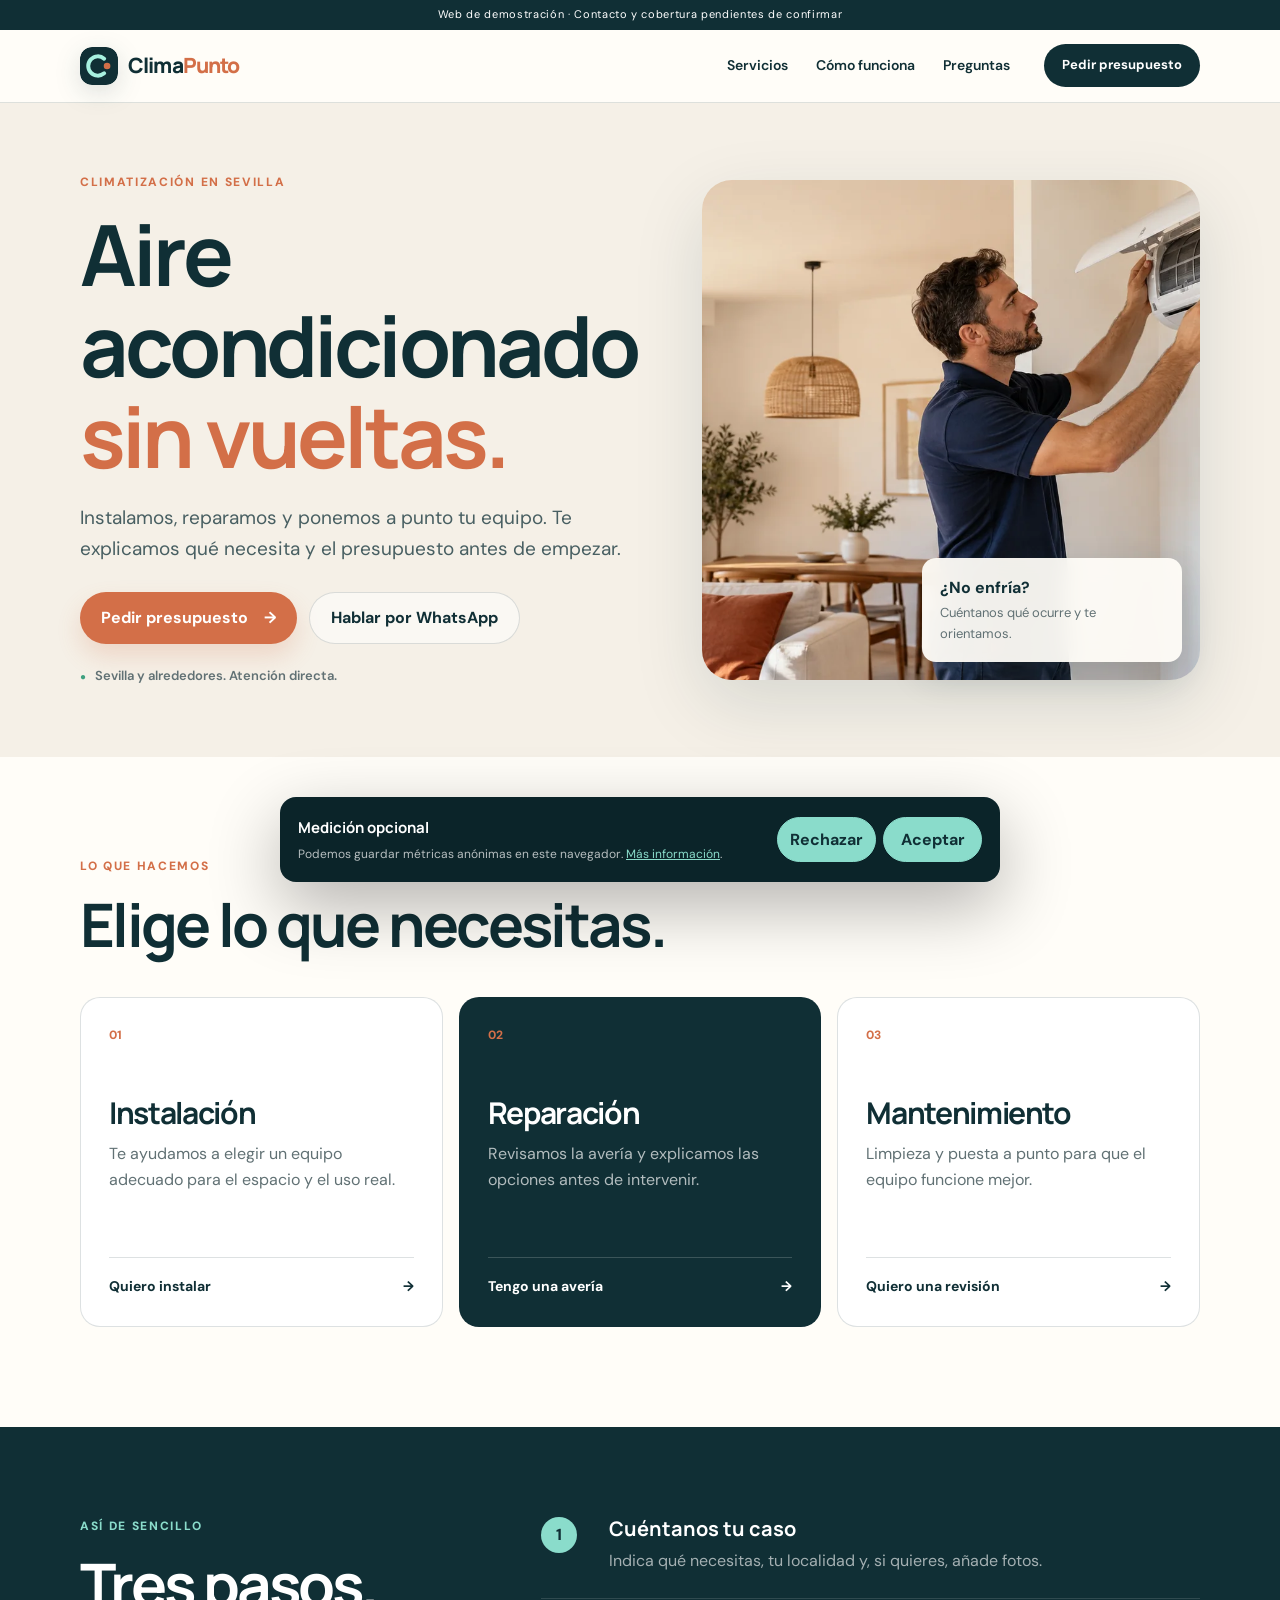
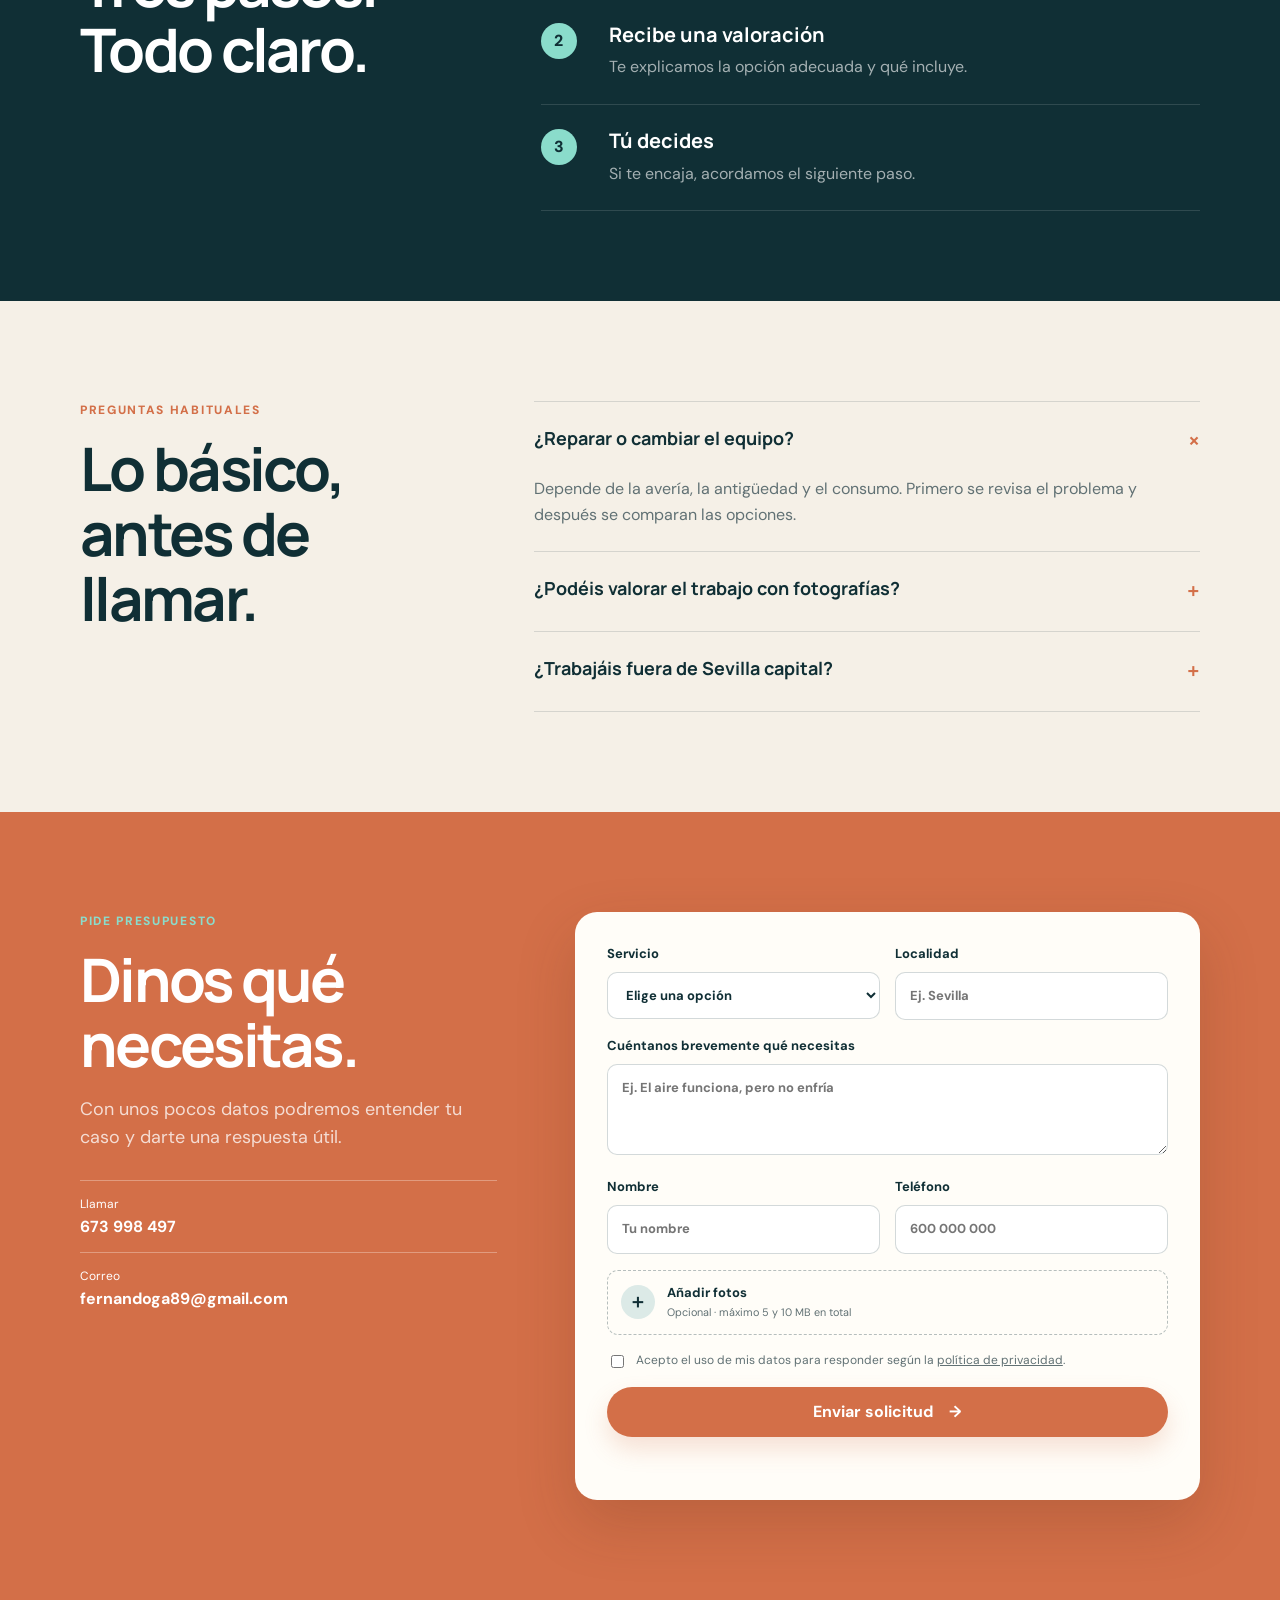
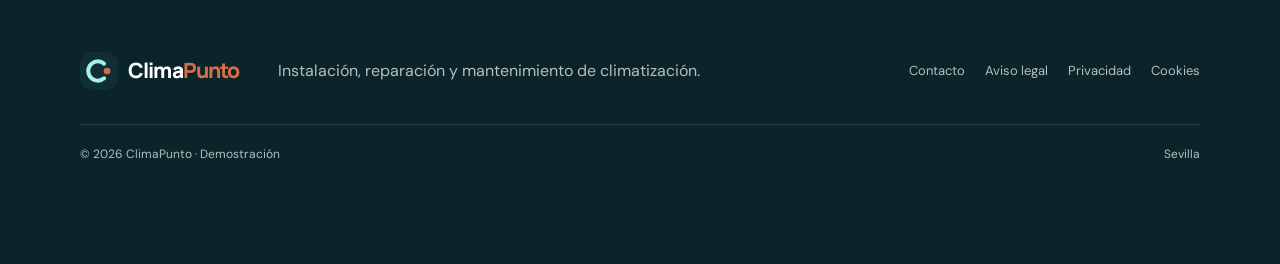
<file: index.html>
<!doctype html>
<html lang="es">
<head>
  <meta charset="utf-8">
  <meta name="viewport" content="width=device-width, initial-scale=1">
  <meta name="format-detection" content="telephone=no">
  <meta name="apple-mobile-web-app-capable" content="yes">
  <meta name="description" content="Instalación, reparación y mantenimiento de aire acondicionado en Sevilla con atención directa.">
  <meta name="theme-color" content="#102f35">
  <meta name="robots" content="index, follow">
  <meta property="og:type" content="website">
  <meta property="og:locale" content="es_ES">
  <meta property="og:title" content="ClimaPunto | Climatización en Sevilla">
  <meta property="og:description" content="Aire acondicionado sin vueltas: instalación, reparación y mantenimiento.">
  <meta property="og:image" content="assets/tecnico-climapunto.webp">
  <title>ClimaPunto | Climatización en Sevilla</title>
  <link rel="icon" href="assets/logo-climapunto.svg" type="image/svg+xml">
  <link rel="preconnect" href="https://fonts.googleapis.com">
  <link rel="preconnect" href="https://fonts.gstatic.com" crossorigin>
  <link href="https://fonts.googleapis.com/css2?family=DM+Sans:wght@400;500;600;700&family=Manrope:wght@600;700;800&display=swap" rel="stylesheet">
  <link rel="stylesheet" href="CSS/style.css">
</head>
<body>
  <a class="skip-link" href="#contenido">Saltar al contenido</a>
  <div class="demo-bar" data-demo-bar>Web de demostración · Contacto y cobertura pendientes de confirmar</div>

  <header class="site-header" id="inicio">
    <div class="shell nav-wrap">
      <a class="brand" href="#inicio" aria-label="ClimaPunto, inicio">
        <img src="assets/logo-climapunto.svg" alt="" width="42" height="42">
        <span>Clima<span>Punto</span></span>
      </a>
      <nav class="desktop-nav" aria-label="Navegación principal">
        <a href="#servicios">Servicios</a><a href="#como-funciona">Cómo funciona</a><a href="#preguntas">Preguntas</a>
      </nav>
      <button class="menu-button" type="button" aria-expanded="false" aria-controls="mobile-menu" aria-label="Abrir menú"><span></span><span></span></button>
      <a class="nav-cta" href="#presupuesto">Pedir presupuesto</a>
    </div>
    <nav class="mobile-menu" id="mobile-menu" aria-label="Navegación móvil" hidden>
      <a href="#servicios">Servicios</a><a href="#como-funciona">Cómo funciona</a><a href="#preguntas">Preguntas</a><a href="#presupuesto">Pedir presupuesto</a>
    </nav>
  </header>

  <main id="contenido">
    <section class="hero">
      <div class="shell hero-grid">
        <div class="hero-copy reveal">
          <p class="eyebrow">Climatización en Sevilla</p>
          <h1>Aire acondicionado <em>sin vueltas.</em></h1>
          <p class="hero-lead">Instalamos, reparamos y ponemos a punto tu equipo. Te explicamos qué necesita y el presupuesto antes de empezar.</p>
          <div class="hero-actions">
            <a class="button button-primary" href="#presupuesto" data-track="cta_presupuesto_hero">Pedir presupuesto <span aria-hidden="true">→</span></a>
            <a class="button button-quiet" href="#" data-contact="whatsapp" data-track="clic_whatsapp_hero">Hablar por WhatsApp</a>
          </div>
          <p class="hero-note"><span aria-hidden="true">●</span> <span data-service-area>Sevilla y alrededores.</span> Atención directa.</p>
        </div>
        <div class="hero-visual reveal">
          <img src="assets/tecnico-climapunto.webp" alt="Técnico revisando una unidad de aire acondicionado" width="1944" height="810">
          <div class="hero-card"><strong>¿No enfría?</strong><span>Cuéntanos qué ocurre y te orientamos.</span></div>
        </div>
      </div>
    </section>

    <section class="section services" id="servicios">
      <div class="shell">
        <div class="section-heading reveal"><p class="eyebrow">Lo que hacemos</p><h2>Elige lo que necesitas.</h2></div>
        <div class="service-grid">
          <article class="service-card reveal"><span class="service-number">01</span><h3>Instalación</h3><p>Te ayudamos a elegir un equipo adecuado para el espacio y el uso real.</p><a href="#presupuesto" data-service-target="Instalación">Quiero instalar <span>→</span></a></article>
          <article class="service-card featured reveal"><span class="service-number">02</span><h3>Reparación</h3><p>Revisamos la avería y explicamos las opciones antes de intervenir.</p><a href="#presupuesto" data-service-target="Reparación">Tengo una avería <span>→</span></a></article>
          <article class="service-card reveal"><span class="service-number">03</span><h3>Mantenimiento</h3><p>Limpieza y puesta a punto para que el equipo funcione mejor.</p><a href="#presupuesto" data-service-target="Mantenimiento">Quiero una revisión <span>→</span></a></article>
        </div>
      </div>
    </section>

    <section class="featured-project" id="trabajo-real" data-featured-project hidden>
      <div class="shell project-grid">
        <div class="project-image reveal"><img alt="" width="900" height="650" data-project-image></div>
        <div class="project-copy reveal">
          <p class="eyebrow" data-project-label>Trabajo real</p>
          <h2 data-project-title>Instalación terminada</h2>
          <p data-project-description></p>
          <span data-project-location></span>
        </div>
      </div>
    </section>

    <section class="process" id="como-funciona">
      <div class="shell process-grid">
        <div class="process-intro reveal"><p class="eyebrow light">Así de sencillo</p><h2>Tres pasos.<br>Todo claro.</h2></div>
        <ol class="steps reveal">
          <li><span>1</span><div><strong>Cuéntanos tu caso</strong><p>Indica qué necesitas, tu localidad y, si quieres, añade fotos.</p></div></li>
          <li><span>2</span><div><strong>Recibe una valoración</strong><p>Te explicamos la opción adecuada y qué incluye.</p></div></li>
          <li><span>3</span><div><strong>Tú decides</strong><p>Si te encaja, acordamos el siguiente paso.</p></div></li>
        </ol>
      </div>
    </section>

    <section class="section faq" id="preguntas">
      <div class="shell faq-grid">
        <div class="section-heading reveal"><p class="eyebrow">Preguntas habituales</p><h2>Lo básico, antes de llamar.</h2></div>
        <div class="faq-list reveal">
          <details open><summary>¿Reparar o cambiar el equipo?<span aria-hidden="true">+</span></summary><p>Depende de la avería, la antigüedad y el consumo. Primero se revisa el problema y después se comparan las opciones.</p></details>
          <details><summary>¿Podéis valorar el trabajo con fotografías?<span aria-hidden="true">+</span></summary><p>Las fotos y el modelo del equipo permiten una primera orientación. Si hacen falta mediciones, se indicará antes de cerrar el presupuesto.</p></details>
          <details><summary>¿Trabajáis fuera de Sevilla capital?<span aria-hidden="true">+</span></summary><p>Escribe tu localidad en el formulario y se confirmará si está dentro del área de servicio.</p></details>
        </div>
      </div>
    </section>

    <section class="quote-section" id="presupuesto">
      <div class="shell quote-grid">
        <div class="quote-copy reveal">
          <p class="eyebrow light">Pide presupuesto</p><h2>Dinos qué necesitas.</h2><p>Con unos pocos datos podremos entender tu caso y darte una respuesta útil.</p>
          <div class="contact-links">
            <a class="contact-link" href="#" data-contact="phone" data-track="clic_llamada_form"><span>Llamar</span><strong data-phone-label>673 998 497</strong></a>
            <a class="contact-link" href="#" data-contact="email" data-track="clic_email_form"><span>Correo</span><strong data-email-label>fernandoga89@gmail.com</strong></a>
          </div>
        </div>
        <form class="quote-form reveal" id="quote-form">
          <input class="honey-field" type="text" name="_honey" tabindex="-1" autocomplete="off" aria-hidden="true">
          <input type="hidden" name="_subject" value="Nueva solicitud desde ClimaPunto">
          <input type="hidden" name="_template" value="table">
          <div class="form-row">
            <label>Servicio<select name="servicio" required><option value="">Elige una opción</option><option>Instalación</option><option>Reparación</option><option>Mantenimiento</option><option>Asesoramiento</option></select></label>
            <label>Localidad<input name="localidad" autocomplete="address-level2" placeholder="Ej. Sevilla" required></label>
          </div>
          <label>Cuéntanos brevemente qué necesitas<textarea name="mensaje" rows="3" placeholder="Ej. El aire funciona, pero no enfría" required></textarea></label>
          <div class="form-row"><label>Nombre<input name="nombre" autocomplete="name" placeholder="Tu nombre" required></label><label>Teléfono<input name="telefono" type="tel" autocomplete="tel" placeholder="600 000 000" required></label></div>
          <label class="file-label"><input type="file" name="fotos" accept="image/*" multiple><span aria-hidden="true">＋</span><span><strong>Añadir fotos</strong><small>Opcional · máximo 5 y 10 MB en total</small></span></label>
          <label class="check-label"><input type="checkbox" name="privacidad" value="aceptada" required><span>Acepto el uso de mis datos para responder según la <a href="privacidad.html">política de privacidad</a>.</span></label>
          <button class="button button-primary submit-button" type="submit">Enviar solicitud <span>→</span></button><p class="form-status" id="form-status" role="status" aria-live="polite"></p>
        </form>
      </div>
    </section>
  </main>

  <footer class="site-footer">
    <div class="shell footer-main"><a class="brand brand-footer" href="#inicio"><img src="assets/logo-climapunto.svg" alt="" width="42" height="42"><span>Clima<span>Punto</span></span></a><p>Instalación, reparación y mantenimiento de climatización.</p><nav aria-label="Enlaces legales"><a href="#" data-contact="email">Contacto</a><a href="aviso-legal.html">Aviso legal</a><a href="privacidad.html">Privacidad</a><a href="cookies.html">Cookies</a></nav></div>
    <div class="shell footer-bottom"><span>© <span id="year"></span> ClimaPunto <span data-footer-state>· Demostración</span></span><span data-business-city>Sevilla</span></div>
  </footer>

  <div class="mobile-actions" aria-label="Acciones rápidas"><a href="#" data-contact="whatsapp" data-track="clic_whatsapp_movil">WhatsApp</a><a href="#presupuesto" data-track="cta_presupuesto_movil">Pedir presupuesto</a></div>
  <div class="toast" id="toast" role="status" aria-live="polite">Falta configurar el contacto real.</div>
  <aside class="cookie-banner" id="cookie-banner" aria-labelledby="cookie-title" hidden><div><strong id="cookie-title">Medición opcional</strong><p>Podemos guardar métricas anónimas en este navegador. <a href="cookies.html">Más información</a>.</p></div><div class="cookie-actions"><button type="button" data-cookie-choice="rejected">Rechazar</button><button type="button" data-cookie-choice="accepted">Aceptar</button></div></aside>
  <script src="JS/config.js"></script><script src="JS/cookies.js"></script><script src="JS/analytics.js"></script><script src="JS/script.js"></script>
</body>
</html>
</file>
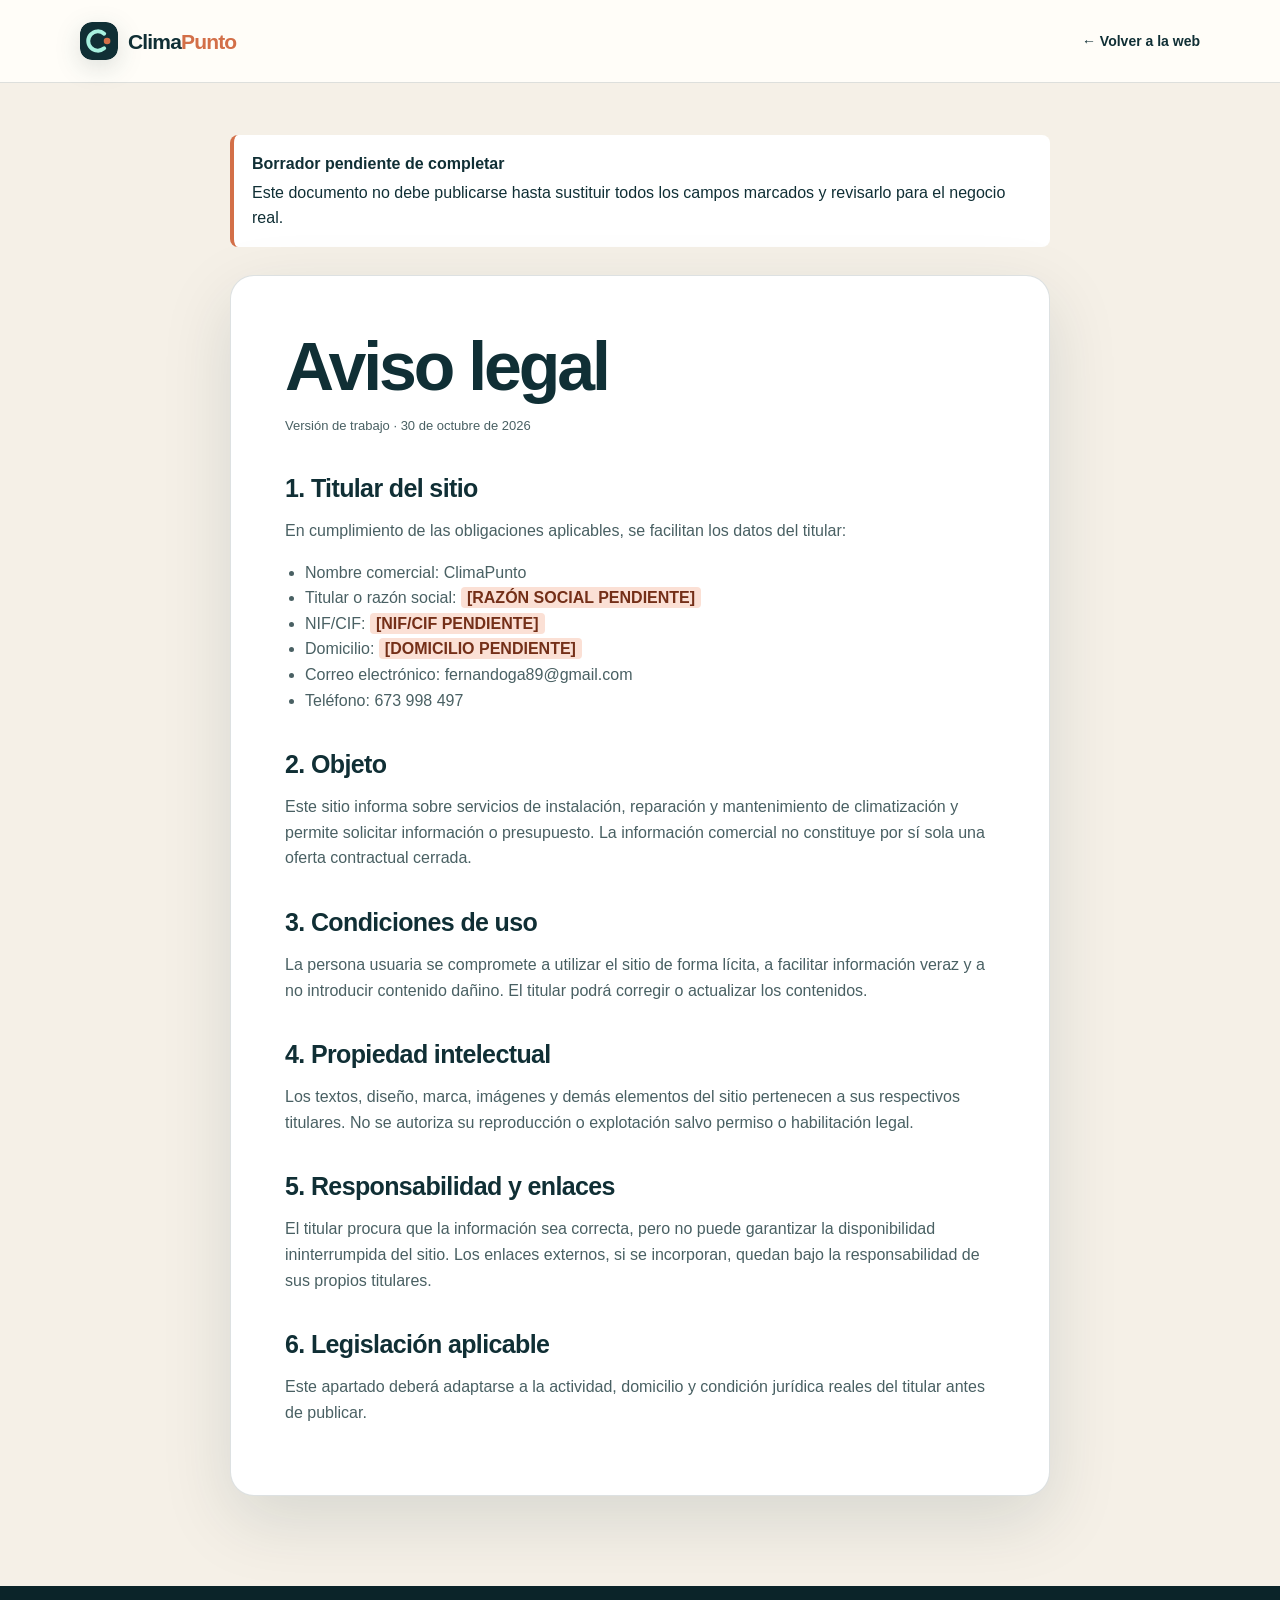
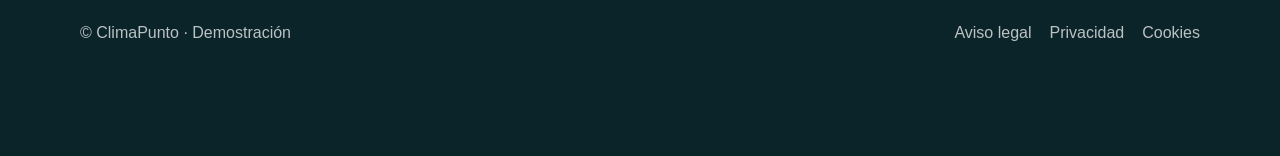
<file: aviso-legal.html>
<!doctype html>
<html lang="es">
<head>
  <meta charset="utf-8">
  <meta name="viewport" content="width=device-width, initial-scale=1">
  <meta name="robots" content="noindex, nofollow">
  <title>Aviso legal | ClimaPunto</title>
  <link rel="icon" href="assets/logo-climapunto.svg" type="image/svg+xml">
  <link rel="stylesheet" href="CSS/legal.css">
</head>
<body>
  <header class="legal-header"><div class="shell"><a class="brand" href="index.html"><img class="brand-mark" src="assets/logo-climapunto.svg" alt="" width="42" height="42"><span>Clima<span>Punto</span></span></a><a class="back-link" href="index.html">← Volver a la web</a></div></header>
  <main class="legal-main">
    <div class="legal-notice"><strong>Borrador pendiente de completar</strong>Este documento no debe publicarse hasta sustituir todos los campos marcados y revisarlo para el negocio real.</div>
    <article>
      <h1>Aviso legal</h1><p class="legal-meta">Versión de trabajo · 30 de octubre de 2026</p>
      <h2>1. Titular del sitio</h2>
      <p>En cumplimiento de las obligaciones aplicables, se facilitan los datos del titular:</p>
      <ul><li>Nombre comercial: <span data-legal="name"></span></li><li>Titular o razón social: <span data-legal="legalName"></span></li><li>NIF/CIF: <span data-legal="taxId"></span></li><li>Domicilio: <span data-legal="address"></span></li><li>Correo electrónico: <span data-legal="email"></span></li><li>Teléfono: <span data-legal="phone"></span></li></ul>
      <h2>2. Objeto</h2><p>Este sitio informa sobre servicios de instalación, reparación y mantenimiento de climatización y permite solicitar información o presupuesto. La información comercial no constituye por sí sola una oferta contractual cerrada.</p>
      <h2>3. Condiciones de uso</h2><p>La persona usuaria se compromete a utilizar el sitio de forma lícita, a facilitar información veraz y a no introducir contenido dañino. El titular podrá corregir o actualizar los contenidos.</p>
      <h2>4. Propiedad intelectual</h2><p>Los textos, diseño, marca, imágenes y demás elementos del sitio pertenecen a sus respectivos titulares. No se autoriza su reproducción o explotación salvo permiso o habilitación legal.</p>
      <h2>5. Responsabilidad y enlaces</h2><p>El titular procura que la información sea correcta, pero no puede garantizar la disponibilidad ininterrumpida del sitio. Los enlaces externos, si se incorporan, quedan bajo la responsabilidad de sus propios titulares.</p>
      <h2>6. Legislación aplicable</h2><p>Este apartado deberá adaptarse a la actividad, domicilio y condición jurídica reales del titular antes de publicar.</p>
    </article>
  </main>
  <footer class="legal-footer"><div class="shell"><span>© ClimaPunto · Demostración</span><nav><a href="aviso-legal.html">Aviso legal</a><a href="privacidad.html">Privacidad</a><a href="cookies.html">Cookies</a></nav></div></footer>
  <script src="JS/config.js"></script><script src="JS/legal.js"></script>
</body>
</html>
</file>
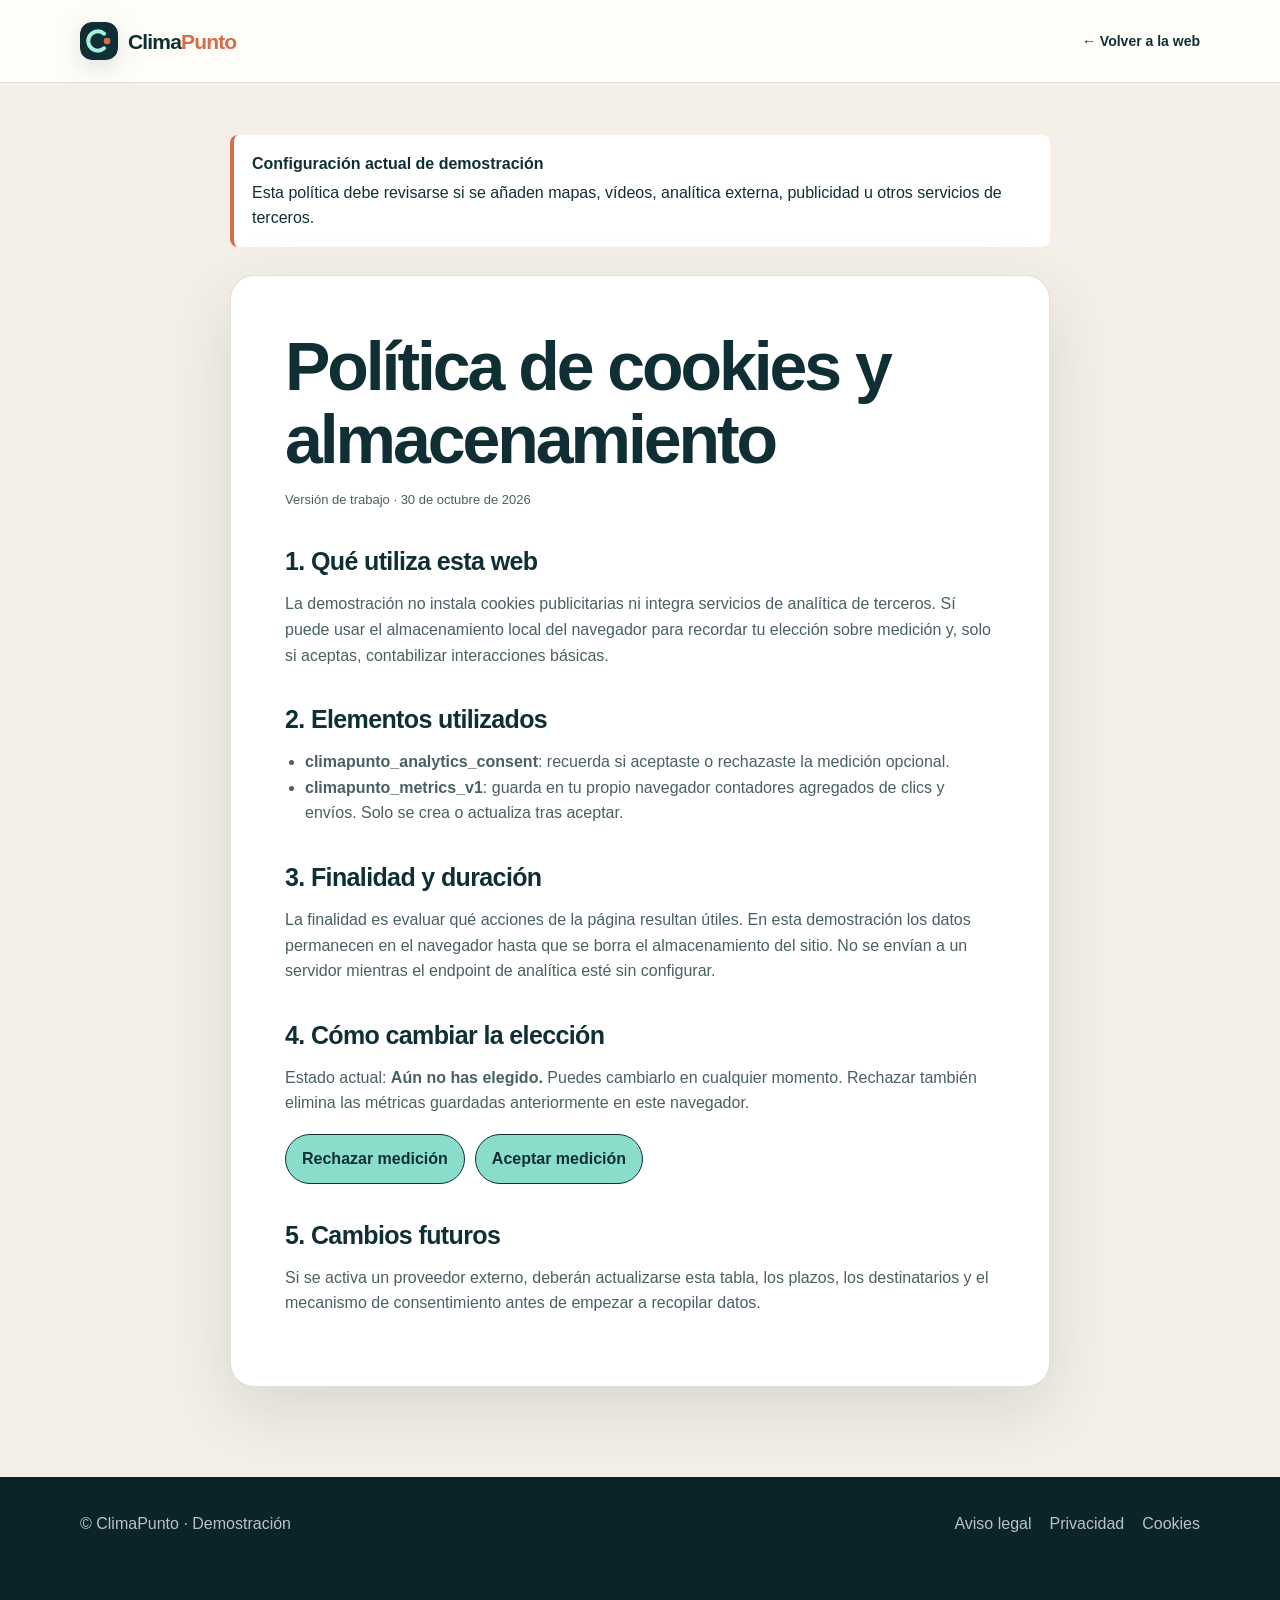
<file: cookies.html>
<!doctype html>
<html lang="es">
<head>
  <meta charset="utf-8">
  <meta name="viewport" content="width=device-width, initial-scale=1">
  <meta name="robots" content="noindex, nofollow">
  <title>Cookies | ClimaPunto</title>
  <link rel="icon" href="assets/logo-climapunto.svg" type="image/svg+xml">
  <link rel="stylesheet" href="CSS/legal.css">
</head>
<body>
  <header class="legal-header"><div class="shell"><a class="brand" href="index.html"><img class="brand-mark" src="assets/logo-climapunto.svg" alt="" width="42" height="42"><span>Clima<span>Punto</span></span></a><a class="back-link" href="index.html">← Volver a la web</a></div></header>
  <main class="legal-main">
    <div class="legal-notice"><strong>Configuración actual de demostración</strong>Esta política debe revisarse si se añaden mapas, vídeos, analítica externa, publicidad u otros servicios de terceros.</div>
    <article>
      <h1>Política de cookies y almacenamiento</h1><p class="legal-meta">Versión de trabajo · 30 de octubre de 2026</p>
      <h2>1. Qué utiliza esta web</h2><p>La demostración no instala cookies publicitarias ni integra servicios de analítica de terceros. Sí puede usar el almacenamiento local del navegador para recordar tu elección sobre medición y, solo si aceptas, contabilizar interacciones básicas.</p>
      <h2>2. Elementos utilizados</h2><ul><li><strong>climapunto_analytics_consent</strong>: recuerda si aceptaste o rechazaste la medición opcional.</li><li><strong>climapunto_metrics_v1</strong>: guarda en tu propio navegador contadores agregados de clics y envíos. Solo se crea o actualiza tras aceptar.</li></ul>
      <h2>3. Finalidad y duración</h2><p>La finalidad es evaluar qué acciones de la página resultan útiles. En esta demostración los datos permanecen en el navegador hasta que se borra el almacenamiento del sitio. No se envían a un servidor mientras el endpoint de analítica esté sin configurar.</p>
      <h2>4. Cómo cambiar la elección</h2><p>Estado actual: <span class="consent-status" data-consent-status></span> Puedes cambiarlo en cualquier momento. Rechazar también elimina las métricas guardadas anteriormente en este navegador.</p><div class="consent-controls"><button type="button" data-cookie-choice="rejected">Rechazar medición</button><button type="button" data-cookie-choice="accepted">Aceptar medición</button></div>
      <h2>5. Cambios futuros</h2><p>Si se activa un proveedor externo, deberán actualizarse esta tabla, los plazos, los destinatarios y el mecanismo de consentimiento antes de empezar a recopilar datos.</p>
    </article>
  </main>
  <footer class="legal-footer"><div class="shell"><span>© ClimaPunto · Demostración</span><nav><a href="aviso-legal.html">Aviso legal</a><a href="privacidad.html">Privacidad</a><a href="cookies.html">Cookies</a></nav></div></footer>
  <script src="JS/config.js"></script><script src="JS/cookies.js"></script><script src="JS/legal.js"></script>
</body>
</html>
</file>
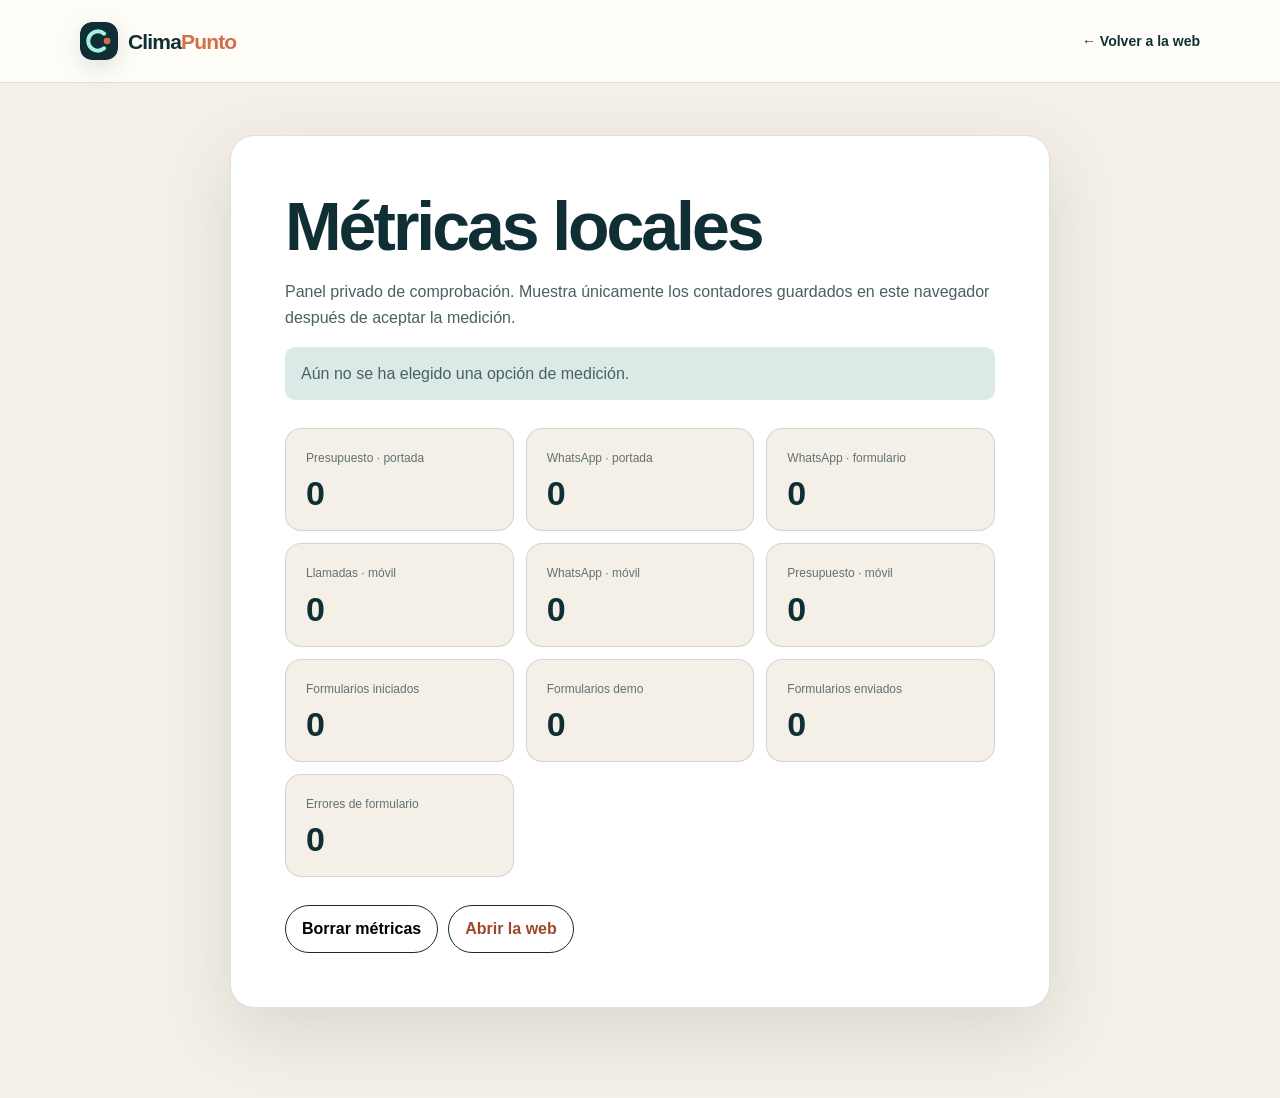
<file: metricas.html>
<!doctype html>
<html lang="es">
<head>
  <meta charset="utf-8"><meta name="viewport" content="width=device-width, initial-scale=1"><meta name="robots" content="noindex, nofollow">
  <title>Métricas locales | ClimaPunto</title><link rel="icon" href="assets/logo-climapunto.svg" type="image/svg+xml"><link rel="stylesheet" href="CSS/metrics.css">
</head>
<body>
  <header class="legal-header"><div class="shell"><a class="brand" href="index.html"><img class="brand-mark" src="assets/logo-climapunto.svg" alt="" width="42" height="42"><span>Clima<span>Punto</span></span></a><a class="back-link" href="index.html">← Volver a la web</a></div></header>
  <main class="legal-main"><article><h1>Métricas locales</h1><p>Panel privado de comprobación. Muestra únicamente los contadores guardados en este navegador después de aceptar la medición.</p><p class="metrics-state" id="metrics-state"></p><div class="metrics-grid" id="metrics-grid"></div><div class="metrics-actions"><button type="button" id="reset-metrics">Borrar métricas</button><a href="index.html">Abrir la web</a></div></article></main>
  <script src="JS/metrics.js"></script>
</body>
</html>
</file>
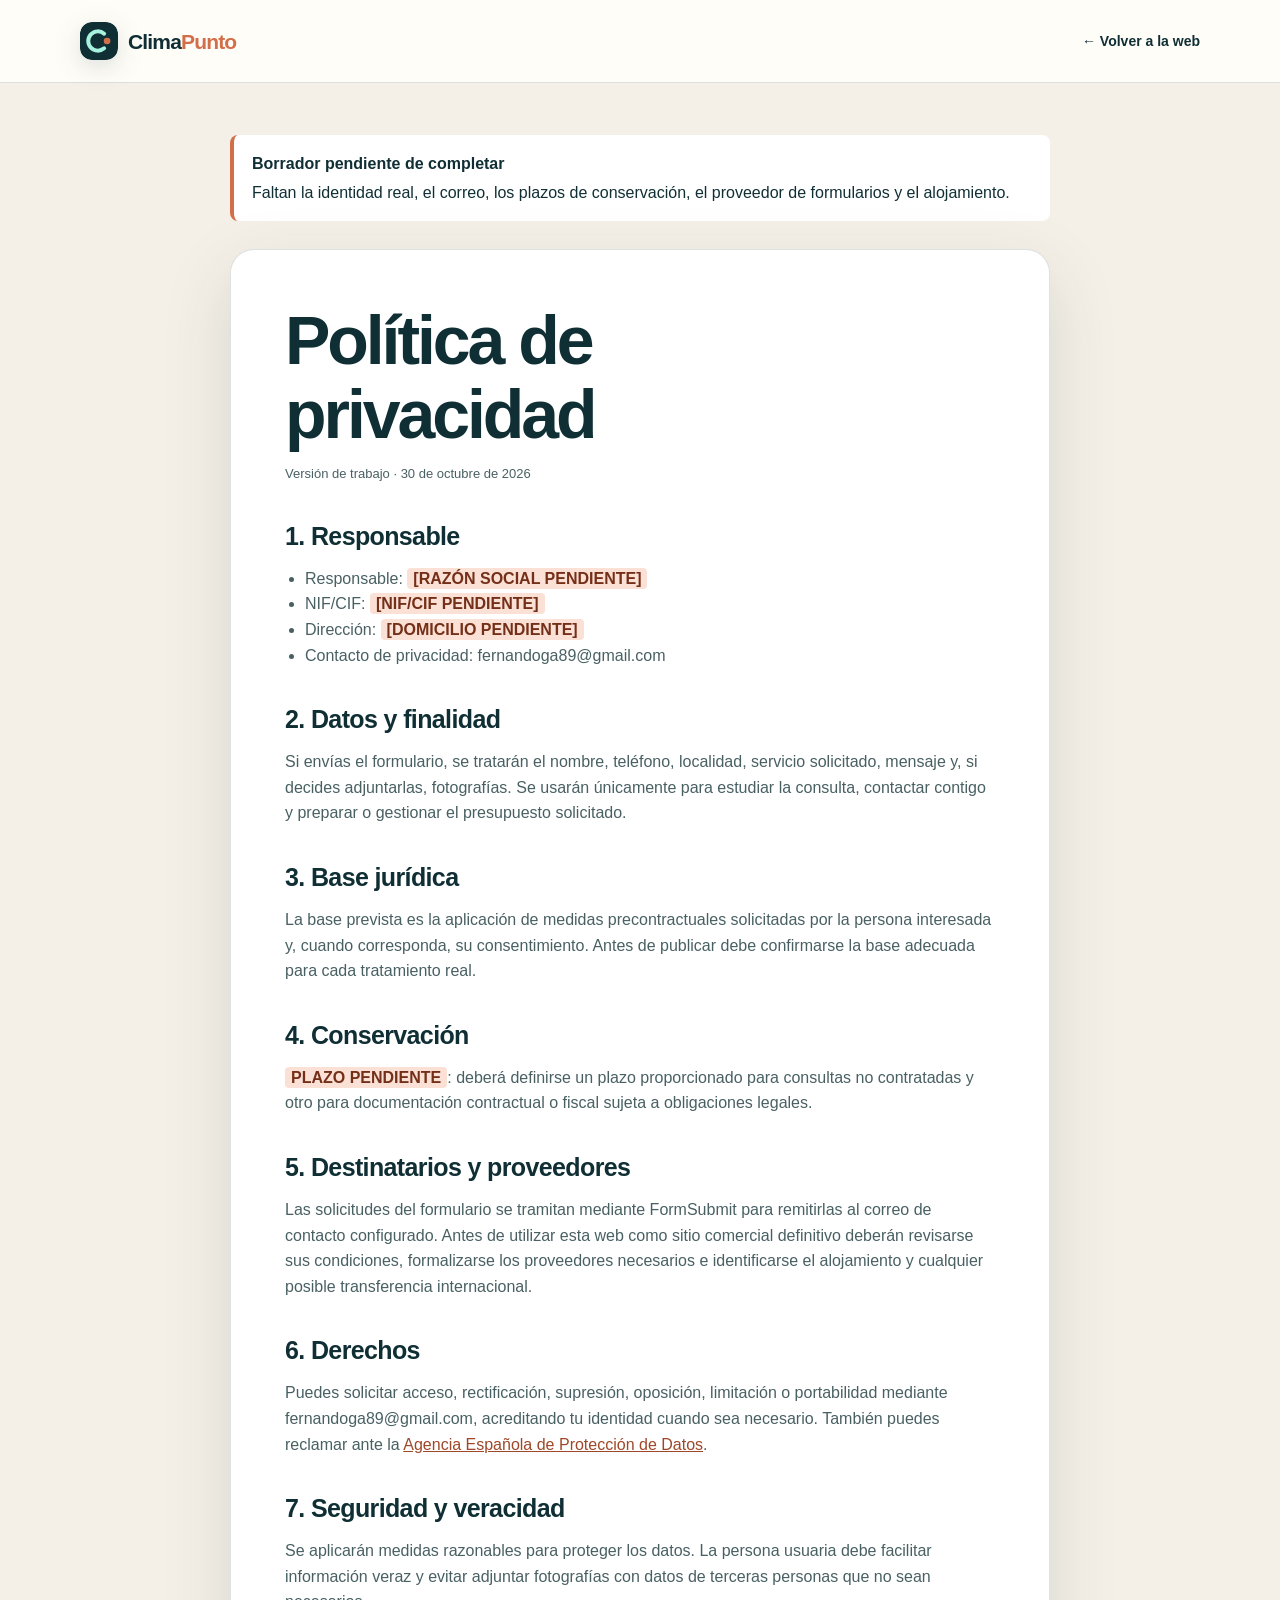
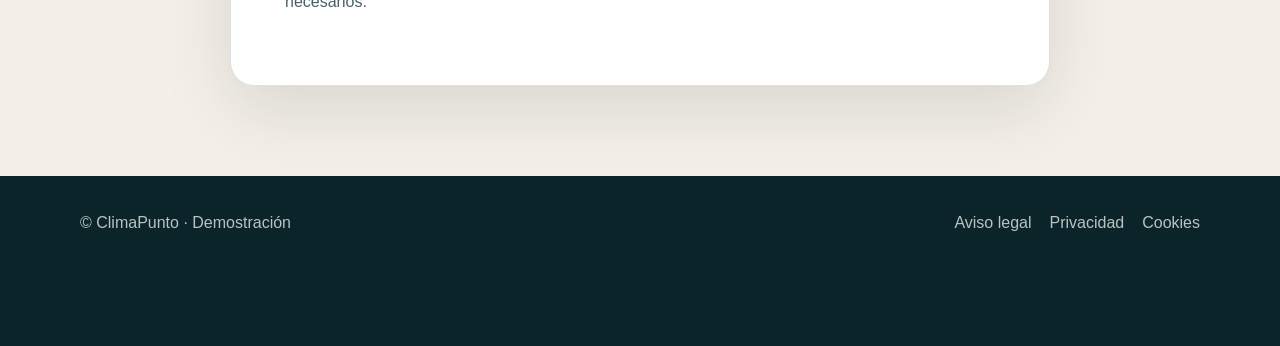
<file: privacidad.html>
<!doctype html>
<html lang="es">
<head>
  <meta charset="utf-8">
  <meta name="viewport" content="width=device-width, initial-scale=1">
  <meta name="robots" content="noindex, nofollow">
  <title>Privacidad | ClimaPunto</title>
  <link rel="icon" href="assets/logo-climapunto.svg" type="image/svg+xml">
  <link rel="stylesheet" href="CSS/legal.css">
</head>
<body>
  <header class="legal-header"><div class="shell"><a class="brand" href="index.html"><img class="brand-mark" src="assets/logo-climapunto.svg" alt="" width="42" height="42"><span>Clima<span>Punto</span></span></a><a class="back-link" href="index.html">← Volver a la web</a></div></header>
  <main class="legal-main">
    <div class="legal-notice"><strong>Borrador pendiente de completar</strong>Faltan la identidad real, el correo, los plazos de conservación, el proveedor de formularios y el alojamiento.</div>
    <article>
      <h1>Política de privacidad</h1><p class="legal-meta">Versión de trabajo · 30 de octubre de 2026</p>
      <h2>1. Responsable</h2><ul><li>Responsable: <span data-legal="legalName"></span></li><li>NIF/CIF: <span data-legal="taxId"></span></li><li>Dirección: <span data-legal="address"></span></li><li>Contacto de privacidad: <span data-legal="email"></span></li></ul>
      <h2>2. Datos y finalidad</h2><p>Si envías el formulario, se tratarán el nombre, teléfono, localidad, servicio solicitado, mensaje y, si decides adjuntarlas, fotografías. Se usarán únicamente para estudiar la consulta, contactar contigo y preparar o gestionar el presupuesto solicitado.</p>
      <h2>3. Base jurídica</h2><p>La base prevista es la aplicación de medidas precontractuales solicitadas por la persona interesada y, cuando corresponda, su consentimiento. Antes de publicar debe confirmarse la base adecuada para cada tratamiento real.</p>
      <h2>4. Conservación</h2><p><span class="placeholder">PLAZO PENDIENTE</span>: deberá definirse un plazo proporcionado para consultas no contratadas y otro para documentación contractual o fiscal sujeta a obligaciones legales.</p>
      <h2>5. Destinatarios y proveedores</h2><p>Las solicitudes del formulario se tramitan mediante FormSubmit para remitirlas al correo de contacto configurado. Antes de utilizar esta web como sitio comercial definitivo deberán revisarse sus condiciones, formalizarse los proveedores necesarios e identificarse el alojamiento y cualquier posible transferencia internacional.</p>
      <h2>6. Derechos</h2><p>Puedes solicitar acceso, rectificación, supresión, oposición, limitación o portabilidad mediante <span data-legal="email"></span>, acreditando tu identidad cuando sea necesario. También puedes reclamar ante la <a href="https://www.aepd.es/" rel="noopener noreferrer">Agencia Española de Protección de Datos</a>.</p>
      <h2>7. Seguridad y veracidad</h2><p>Se aplicarán medidas razonables para proteger los datos. La persona usuaria debe facilitar información veraz y evitar adjuntar fotografías con datos de terceras personas que no sean necesarios.</p>
    </article>
  </main>
  <footer class="legal-footer"><div class="shell"><span>© ClimaPunto · Demostración</span><nav><a href="aviso-legal.html">Aviso legal</a><a href="privacidad.html">Privacidad</a><a href="cookies.html">Cookies</a></nav></div></footer>
  <script src="JS/config.js"></script><script src="JS/legal.js"></script>
</body>
</html>
</file>
<file: CSS/style.css>
:root { --ink:#102f35; --paper:#fffdf8; --cream:#f5f0e7; --mist:#dceae7; --aqua:#8adccb; --rust:#d36f48; --muted:#617174; --line:rgba(16,47,53,.14); --shadow:0 24px 70px rgba(16,47,53,.13); }
* { box-sizing:border-box; }
html { scroll-behavior:smooth; }
body { margin:0; color:var(--ink); background:var(--paper); font:400 16px/1.6 "DM Sans",sans-serif; }
body.menu-open { overflow:hidden; }
button,input,select,textarea { font:inherit; }
a { color:inherit; text-decoration:none; }
img { display:block; max-width:100%; }
.shell { width:min(1120px,calc(100% - 40px)); margin-inline:auto; }
.skip-link { position:fixed; top:-80px; left:16px; z-index:100; padding:10px 14px; color:#fff; background:var(--ink); border-radius:8px; }
.skip-link:focus { top:12px; }
.demo-bar { padding:6px 20px; color:#fff; background:var(--ink); font-size:11px; letter-spacing:.06em; text-align:center; }

.site-header { position:sticky; top:0; z-index:40; border-bottom:1px solid var(--line); background:rgba(255,253,248,.94); backdrop-filter:blur(14px); }
.nav-wrap { height:72px; display:flex; align-items:center; gap:34px; }
.brand { display:inline-flex; align-items:center; gap:10px; font:800 21px/1 "Manrope",sans-serif; letter-spacing:-.04em; }
.brand img { width:38px; height:38px; border-radius:12px; filter:drop-shadow(0 7px 12px rgba(16,47,53,.14)); }
.brand > span > span { color:var(--rust); }
.desktop-nav { display:flex; gap:28px; margin-left:auto; font-size:14px; font-weight:600; }
.desktop-nav a:hover { color:var(--rust); }
.nav-cta { padding:11px 18px; color:#fff; background:var(--ink); border-radius:999px; font-size:13px; font-weight:700; }
.menu-button { display:none; margin-left:auto; width:42px; height:42px; border:0; background:transparent; }
.menu-button span { display:block; width:22px; height:2px; margin:6px auto; background:var(--ink); }
.mobile-menu { padding:0 20px 18px; background:var(--paper); }
.mobile-menu a { display:block; padding:11px 0; border-bottom:1px solid var(--line); font-weight:600; }

.hero { overflow:hidden; background:var(--cream); }
.hero-grid { min-height:650px; display:grid; grid-template-columns:.92fr 1.08fr; gap:64px; align-items:center; padding-block:70px; }
.eyebrow { margin:0 0 16px; color:var(--rust); font-size:12px; font-weight:800; letter-spacing:.14em; text-transform:uppercase; }
.eyebrow.light { color:var(--aqua); }
h1,h2,h3 { margin-top:0; font-family:"Manrope",sans-serif; line-height:1.08; letter-spacing:-.045em; }
h1 { max-width:610px; margin-bottom:22px; font-size:clamp(54px,6.6vw,88px); }
h1 em { display:block; color:var(--rust); font-style:normal; }
.hero-lead { max-width:550px; margin:0 0 28px; color:#485f62; font-size:19px; }
.hero-actions { display:flex; flex-wrap:wrap; gap:12px; }
.button { min-height:50px; display:inline-flex; align-items:center; justify-content:center; gap:16px; padding:12px 21px; border:0; border-radius:999px; cursor:pointer; font-weight:700; transition:transform .2s,background .2s; }
.button:hover { transform:translateY(-2px); }
.button-primary { color:#fff; background:var(--rust); box-shadow:0 12px 25px rgba(211,111,72,.2); }
.button-primary:hover { background:#ba5936; }
.button-quiet { border:1px solid var(--line); background:rgba(255,255,255,.5); }
.hero-note { margin:22px 0 0; color:var(--muted); font-size:13px; font-weight:600; }
.hero-note > span:first-child { margin-right:6px; color:#3fa07f; font-size:10px; }
.hero-visual { position:relative; }
.hero-visual > img { width:100%; height:500px; object-fit:cover; object-position:66% center; border-radius:30px; box-shadow:var(--shadow); }
.hero-card { position:absolute; right:18px; bottom:18px; max-width:260px; padding:17px 18px; border-radius:14px; background:rgba(255,253,248,.94); box-shadow:0 14px 35px rgba(16,47,53,.18); backdrop-filter:blur(10px); }
.hero-card strong,.hero-card span { display:block; }
.hero-card span { margin-top:2px; color:var(--muted); font-size:13px; }

.section { padding-block:100px; }
.section-heading { max-width:660px; margin-bottom:40px; }
.section-heading h2,.process h2,.quote-copy h2 { margin-bottom:0; font-size:clamp(38px,5vw,60px); }
.service-grid { display:grid; grid-template-columns:repeat(3,1fr); gap:16px; }
.service-card { min-height:330px; display:flex; flex-direction:column; padding:28px; border:1px solid var(--line); border-radius:20px; background:#fff; transition:transform .2s,box-shadow .2s; }
.service-card:hover { transform:translateY(-5px); box-shadow:var(--shadow); }
.service-card.featured { color:#fff; background:var(--ink); }
.service-number { color:var(--rust); font-size:12px; font-weight:800; }
.service-card h3 { margin:52px 0 12px; font-size:30px; }
.service-card p { margin:0 0 24px; color:var(--muted); }
.service-card.featured p { color:rgba(255,255,255,.68); }
.service-card a { display:flex; justify-content:space-between; margin-top:auto; padding-top:17px; border-top:1px solid var(--line); font-size:14px; font-weight:700; }
.service-card.featured a { border-color:rgba(255,255,255,.18); }

.featured-project { padding-block:90px; background:var(--cream); }
.project-grid { display:grid; grid-template-columns:1.12fr .88fr; gap:64px; align-items:center; }
.project-image { overflow:hidden; border-radius:24px; box-shadow:var(--shadow); }
.project-image img { width:100%; height:430px; object-fit:cover; }
.project-copy h2 { margin-bottom:18px; font-size:clamp(38px,5vw,58px); }
.project-copy > p:not(.eyebrow) { color:var(--muted); font-size:18px; }
.project-copy > span { display:inline-flex; margin-top:12px; padding:7px 11px; border-radius:999px; background:var(--mist); font-size:12px; font-weight:700; }

.process { padding-block:90px; color:#fff; background:var(--ink); }
.process-grid { display:grid; grid-template-columns:.72fr 1.28fr; gap:90px; align-items:start; }
.steps { margin:0; padding:0; list-style:none; }
.steps li { display:grid; grid-template-columns:48px 1fr; gap:20px; padding:24px 0; border-bottom:1px solid rgba(255,255,255,.13); }
.steps li:first-child { padding-top:0; }
.steps > li > span { width:36px; height:36px; display:grid; place-items:center; border-radius:50%; color:var(--ink); background:var(--aqua); font-weight:800; }
.steps strong { font:700 20px/1.2 "Manrope",sans-serif; }
.steps p { margin:5px 0 0; color:rgba(255,255,255,.62); }

.faq { background:var(--cream); }
.faq-grid { display:grid; grid-template-columns:.72fr 1.28fr; gap:80px; }
.faq-list { border-top:1px solid var(--line); }
.faq-list details { border-bottom:1px solid var(--line); }
.faq-list summary { display:flex; justify-content:space-between; gap:20px; padding:24px 0; cursor:pointer; list-style:none; font:700 18px/1.4 "Manrope",sans-serif; }
.faq-list summary::-webkit-details-marker { display:none; }
.faq-list summary span { color:var(--rust); font-size:22px; transition:transform .2s; }
.faq-list details[open] summary span { transform:rotate(45deg); }
.faq-list details p { max-width:650px; margin:-5px 40px 24px 0; color:var(--muted); }

.quote-section { padding-block:100px; color:#fff; background:var(--rust); }
.quote-grid { display:grid; grid-template-columns:.8fr 1.2fr; gap:78px; align-items:start; }
.quote-copy > p:not(.eyebrow) { max-width:430px; color:rgba(255,255,255,.76); font-size:18px; }
.contact-links { display:grid; gap:12px; margin-top:28px; }
.contact-link { display:block; padding-top:14px; border-top:1px solid rgba(255,255,255,.3); }
.contact-link span,.contact-link strong { display:block; }
.contact-link span { font-size:12px; }
.contact-link strong { overflow-wrap:anywhere; }
.quote-form { padding:32px; border-radius:22px; color:var(--ink); background:var(--paper); box-shadow:0 24px 60px rgba(91,43,25,.2); }
.honey-field { position:absolute!important; left:-10000px!important; width:1px!important; height:1px!important; overflow:hidden!important; }
.form-row { display:grid; grid-template-columns:1fr 1fr; gap:15px; }
.quote-form label { display:block; margin-bottom:16px; font-size:13px; font-weight:700; }
.quote-form input:not([type="checkbox"]):not([type="file"]),.quote-form select,.quote-form textarea { width:100%; margin-top:7px; padding:13px 14px; border:1px solid rgba(16,47,53,.18); border-radius:10px; color:var(--ink); background:#fff; outline:none; }
.quote-form input:focus,.quote-form select:focus,.quote-form textarea:focus { border-color:var(--rust); box-shadow:0 0 0 3px rgba(211,111,72,.12); }
.quote-form textarea { resize:vertical; }
.file-label { min-height:65px; display:flex!important; align-items:center; gap:12px; padding:11px 13px; border:1px dashed rgba(16,47,53,.3); border-radius:11px; cursor:pointer; }
.file-label input { position:absolute; width:1px; height:1px; opacity:0; }
.file-label > span:first-of-type { width:34px; height:34px; display:grid; place-items:center; border-radius:50%; background:var(--mist); font-size:19px; }
.file-label strong,.file-label small { display:block; }
.file-label small { color:var(--muted); font-weight:400; }
.check-label { display:flex!important; gap:9px; color:var(--muted); font-size:12px!important; font-weight:400!important; }
.check-label input { margin-top:4px; accent-color:var(--rust); }
.check-label a { text-decoration:underline; }
.submit-button { width:100%; }
.form-status { min-height:21px; margin:10px 0 0; color:#35685e; font-size:13px; text-align:center; }

.site-footer { padding:52px 0 100px; color:rgba(255,255,255,.7); background:#0b2429; }
.footer-main { display:grid; grid-template-columns:auto 1fr auto; gap:38px; align-items:center; padding-bottom:34px; border-bottom:1px solid rgba(255,255,255,.12); }
.brand-footer { color:#fff; }
.footer-main p { margin:0; }
.footer-main nav { display:flex; gap:20px; font-size:13px; }
.footer-bottom { display:flex; justify-content:space-between; padding-top:20px; font-size:12px; }
.mobile-actions { display:none; }
.toast { position:fixed; z-index:80; left:50%; bottom:22px; width:min(420px,calc(100% - 30px)); padding:13px 17px; border-radius:11px; color:#fff; background:var(--ink); box-shadow:var(--shadow); opacity:0; pointer-events:none; transform:translate(-50%,18px); transition:.2s; text-align:center; font-size:13px; }
.toast.show { opacity:1; transform:translate(-50%,0); }
.cookie-banner { position:fixed; z-index:90; left:18px; right:18px; bottom:18px; width:min(720px,calc(100% - 36px)); margin-inline:auto; display:grid; grid-template-columns:1fr auto; gap:22px; align-items:center; padding:18px; border-radius:16px; color:#fff; background:#0b2429; box-shadow:0 24px 70px rgba(0,0,0,.3); }
.cookie-banner[hidden] { display:none; }
.cookie-banner strong { font:700 15px/1.2 "Manrope",sans-serif; }
.cookie-banner p { margin:4px 0 0; color:rgba(255,255,255,.7); font-size:12px; }
.cookie-banner p a { color:var(--aqua); text-decoration:underline; }
.cookie-actions { display:grid; grid-template-columns:1fr 1fr; gap:7px; }
.cookie-actions button { min-width:92px; padding:9px 12px; border:1px solid var(--aqua); border-radius:999px; color:var(--ink); background:var(--aqua); cursor:pointer; font-weight:700; }
.reveal { opacity:0; transform:translateY(18px); transition:opacity .55s,transform .55s; }
.reveal.visible { opacity:1; transform:none; }

@media (max-width:900px) {
  .desktop-nav,.nav-cta { display:none; }
  .menu-button { display:block; }
  .hero-grid,.project-grid,.process-grid,.faq-grid,.quote-grid { grid-template-columns:1fr; }
  .hero-grid { gap:42px; padding-block:55px 70px; }
  .hero-visual > img { height:440px; }
  .service-grid { grid-template-columns:1fr; }
  .service-card { min-height:260px; }
  .service-card h3 { margin-top:35px; }
  .process-grid,.quote-grid { gap:48px; }
  .faq-grid { gap:30px; }
  .footer-main { grid-template-columns:1fr; }
}

@media (max-width:620px) {
  .shell { width:min(100% - 28px,1120px); }
  .demo-bar { font-size:9px; }
  .nav-wrap { height:64px; }
  h1 { font-size:clamp(48px,15vw,66px); }
  .hero-lead { font-size:17px; }
  .hero-actions { align-items:stretch; flex-direction:column; }
  .hero-actions .button { width:100%; }
  .hero-visual > img { height:390px; border-radius:22px; }
  .project-image img { height:300px; }
  .hero-card { left:12px; right:12px; bottom:12px; max-width:none; }
  .section,.quote-section,.process { padding-block:72px; }
  .section-heading h2,.process h2,.quote-copy h2 { font-size:38px; }
  .form-row { grid-template-columns:1fr; gap:0; }
  .quote-form { padding:21px; }
  .footer-main nav { flex-wrap:wrap; }
  .footer-bottom { flex-direction:column; gap:4px; }
  .mobile-actions { position:fixed; z-index:50; left:10px; right:10px; bottom:10px; display:grid; grid-template-columns:1fr 1.25fr; overflow:hidden; border-radius:14px; background:var(--ink); box-shadow:0 18px 45px rgba(0,0,0,.28); }
  .mobile-actions a { min-height:55px; display:grid; place-items:center; padding:6px; border-right:1px solid rgba(255,255,255,.14); color:#fff; font-size:12px; font-weight:700; }
  .mobile-actions a:last-child { color:var(--ink); background:var(--aqua); }
  .site-footer { padding-bottom:100px; }
  .toast { bottom:78px; }
  .cookie-banner { bottom:76px; grid-template-columns:1fr; gap:13px; }
  .cookie-actions button { min-width:0; }
}

@media (prefers-reduced-motion:reduce) { html { scroll-behavior:auto; } *,*::before,*::after { animation-duration:.01ms!important; transition-duration:.01ms!important; } .reveal { opacity:1; transform:none; } }
</file>
<file: CSS/legal.css>
@import url("style.css");

body { background: var(--cream); }
.legal-header { padding: 22px 0; border-bottom: 1px solid var(--line); background: var(--paper); }
.legal-header .shell { display: flex; align-items: center; justify-content: space-between; gap: 24px; }
.back-link { font-size: 14px; font-weight: 700; }
.legal-main { width: min(820px, calc(100% - 40px)); margin: 52px auto 90px; }
.legal-notice { margin-bottom: 28px; padding: 16px 18px; border-left: 4px solid var(--rust); border-radius: 8px; background: #fff; }
.legal-notice strong { display: block; margin-bottom: 3px; }
.legal-main article { padding: clamp(24px, 5vw, 54px); border: 1px solid var(--line); border-radius: 24px; background: #fff; box-shadow: var(--shadow); }
.legal-main h1 { margin-bottom: 12px; font-size: clamp(40px, 7vw, 68px); }
.legal-main h2 { margin: 38px 0 10px; font-size: 25px; letter-spacing: -.025em; }
.legal-main p, .legal-main li { color: #496063; }
.legal-main a { color: #9f4729; text-decoration: underline; }
.legal-main ul { padding-left: 20px; }
.consent-controls { display: flex; flex-wrap: wrap; gap: 10px; margin-top: 18px; }
.consent-controls button { min-width: 130px; padding: 11px 16px; border: 1px solid var(--ink); border-radius: 999px; color: var(--ink); background: var(--aqua); cursor: pointer; font-weight: 700; }
.consent-status { font-weight: 700; }
.legal-meta { margin-bottom: 32px; font-size: 13px; }
.placeholder { padding: 2px 6px; border-radius: 4px; color: #742f18; background: #fbe0d5; font-weight: 700; }
.legal-footer { padding: 34px 0 110px; color: rgba(255,255,255,.72); background: #0b2429; }
.legal-footer .shell { display: flex; flex-wrap: wrap; gap: 20px; justify-content: space-between; }
.legal-footer nav { display: flex; flex-wrap: wrap; gap: 18px; }
@media (max-width: 620px) {
  .legal-header .brand > span:last-child { display: none; }
  .legal-main { width: min(100% - 28px, 820px); margin-top: 28px; }
  .legal-main article { padding: 22px; }
}
</file>
<file: CSS/metrics.css>
@import url("legal.css");

.metrics-grid { display: grid; grid-template-columns: repeat(3, 1fr); gap: 12px; margin: 28px 0; }
.metric-card { padding: 20px; border: 1px solid var(--line); border-radius: 16px; background: var(--cream); }
.metric-card span { display: block; color: var(--muted); font-size: 12px; }
.metric-card strong { display: block; margin-top: 8px; font: 800 34px/1 "Manrope", sans-serif; }
.metrics-state { padding: 14px 16px; border-radius: 10px; background: var(--mist); }
.metrics-actions { display: flex; flex-wrap: wrap; gap: 10px; margin-top: 24px; }
.metrics-actions button, .metrics-actions a { padding: 10px 16px; border: 1px solid var(--ink); border-radius: 999px; background: transparent; cursor: pointer; font-weight: 700; text-decoration: none; }
@media (max-width: 620px) { .metrics-grid { grid-template-columns: 1fr 1fr; } }
</file>
